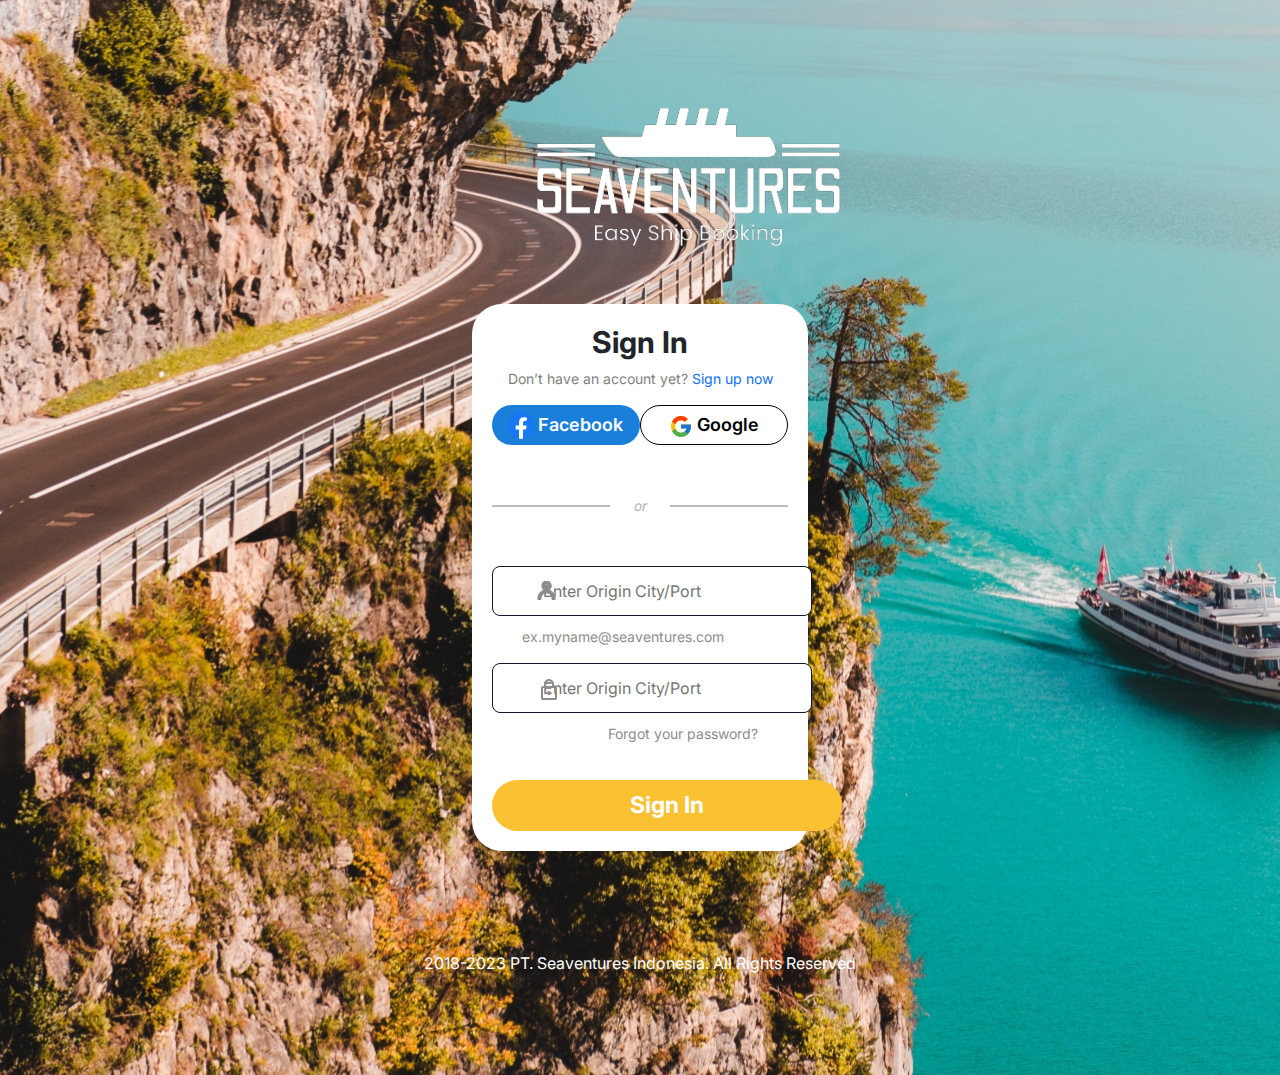
<file: index_02.html>
<!DOCTYPE html>
<html lang="en">

<head>
    <meta charset="UTF-8">
    <meta name="viewport" content="width=device-width, initial-scale=1.0">
    <link rel="stylesheet" href="../Bootsrap/index.css">
    <link rel="stylesheet" href="./index.css">
    <title>Document</title>
</head>

<body>
    <div class="container">
        <div class="row justify-content-center align-items-center">
            <div class="col-4">
                <div class="div_img">
                    <img src="./Figma page/img/WL_sign.svg" alt="" class="img_logo">
                </div>
            </div>
        </div>
        <div class="row justify-content-center align-items-center">
            <div class="col-4">
                <div class="all_card">
                    <h1 class="h1_01">Sign In</h1>
                    <p class="p_01">Don’t have an account yet? <a href="#" class="a">Sign up now</a></p>

                    <div class="D_btn">
                        <button class="btn_M"><img src="./Figma page/img/logos_facebook.svg" alt="" class="logo_btn">
                            Facebook</button>
                        <button class="btn_M_02"><img src="./Figma page/img/flat-color-icons_google.svg" alt=""
                                class="logo_btn"> Google</button>
                    </div>

                    <div class="div_or">
                        <div class="Dline"></div>
                        <p class="p_or"><i>or</i></p>
                        <div class="Dline"></div>
                    </div>

                    <div class="inp_D">
                        <div class="div_inp">
                            <input class="inp_H" type="email" placeholder="Enter Origin City/Port">
                            <div class="dp_S">
                                <p class="p_inp">ex.myname@seaventures.com</p>
                            </div>
                            <img src="./Figma page/img/icon-park-outline_user.svg" alt="" class="img_local">
                        </div>

                        <div class="div_inp">
                            <input class="inp_H" type="password" placeholder="Enter Origin City/Port">
                            <div class="dp_S_02">
                                <p class="p_inp">Forgot your password?</p>
                            </div>
                            <img src="./Figma page/img/mdi_password-outline.svg" alt="" class="img_local">
                        </div>
                    </div>

                    <button class="btn_F">
                        <a href="./Figma page/index.html" class="id">
                            Sign In
                        </a>
                    </button>
                </div>
            </div>
        </div>
        <div class="row justify-content-center align-items-center">
            <div class="col-6">
                <p class="p_F">2018-2023 PT. Seaventures Indonesia. All Rights Reserved</p>
            </div>
        </div>
    </div>

    <script src="../Bootsrap/index.js"></script>
</body>

</html>
</file>
<file: index.css>
@import url('https://fonts.googleapis.com/css2?family=Inter:ital,opsz,wght@0,14..32,100..900;1,14..32,100..900&family=Saira+Semi+Condensed:wght@100;200;300;400;500;600;700;800;900&display=swap');

* {
    margin: 0;
    padding: 0;
    list-style: none;
    text-decoration: none;
    font-family: Inter;
}

body {
    background: url("./Figma page/img/bg_signin.svg");
    background-repeat: no-repeat;
    background-size: cover;
    padding: 100px;
}

.div_img {
    width: 100%;
    text-align: center;
}

.all_card {
    margin-top: 50px;
    width: 100%;
    background: #ffffff;
    border-radius: 30px;
    padding: 20px;
    text-align: center;
}

.h1_01 {
    font-size: 30px;
    font-weight: 700;
}

.p_01 {
    color: gray;
    font-weight: 400;
    font-size: 14px;
}

.a {
    text-decoration: none;
}

.D_btn {
    display: flex;
    justify-content: space-evenly;
}

.btn_M {
    background: #1A7EDB;
    color: #ffffff;
    border: none;
    width: 170px;
    height: 40px;
    border-radius: 30px;
    font-weight: 600;
    font-size: 18px;
}

.btn_M_02 {
    background: #ffffff;
    color: #000000;
    border: none;
    width: 170px;
    height: 40px;
    border-radius: 30px;
    font-weight: 600;
    font-size: 18px;
    border: 1px solid black;
}

.div_or {
    display: flex;
    justify-content: space-between;
    align-items: center;
    margin: 50px 0;
}

.Dline {
    width: 40%;
    height: 0;
    border: 1px solid rgba(163, 161, 161, 0.734);
}

.p_or {
    margin-bottom: 0;
    font-weight: 400;
    font-size: 14px;
    color: rgba(163, 161, 161, 0.853);
}

.dp_S {
    text-align: start;
    margin-left: 30px;
}

.dp_S_02 {
    text-align: end;
    margin-right: 30px;
}

.div_inp {
    position: relative;
}

.inp_H {
    width: 320px;
    height: 50px;
    border-radius: 8px;
    border: 1px solid #0F172A;
    padding: 5px;
    padding-left: 50px;
    margin-bottom: 10px;
}

.p_inp {
    color: #8F8C8C;
    font-weight: 400;
    font-size: 14px;
}

.img_local {
    left: 45px;
    top: 15px;
    position: absolute;
}

.id {
    text-decoration: none;
    color: #ffffff;
}

.btn_F {
    font-weight: 700;
    font-size: 23px;
    margin-top: 20px;
    width: 350px;
    height: 51px;
    border-radius: 50px;
    background: #FAC233;
    border: none;
}
.p_F{
    margin: 100px 0;
    margin-bottom: 0;
    text-align: center;
    color: #ffffff;
    font-weight: 400;
    font-size: 16px;
}
</file>
